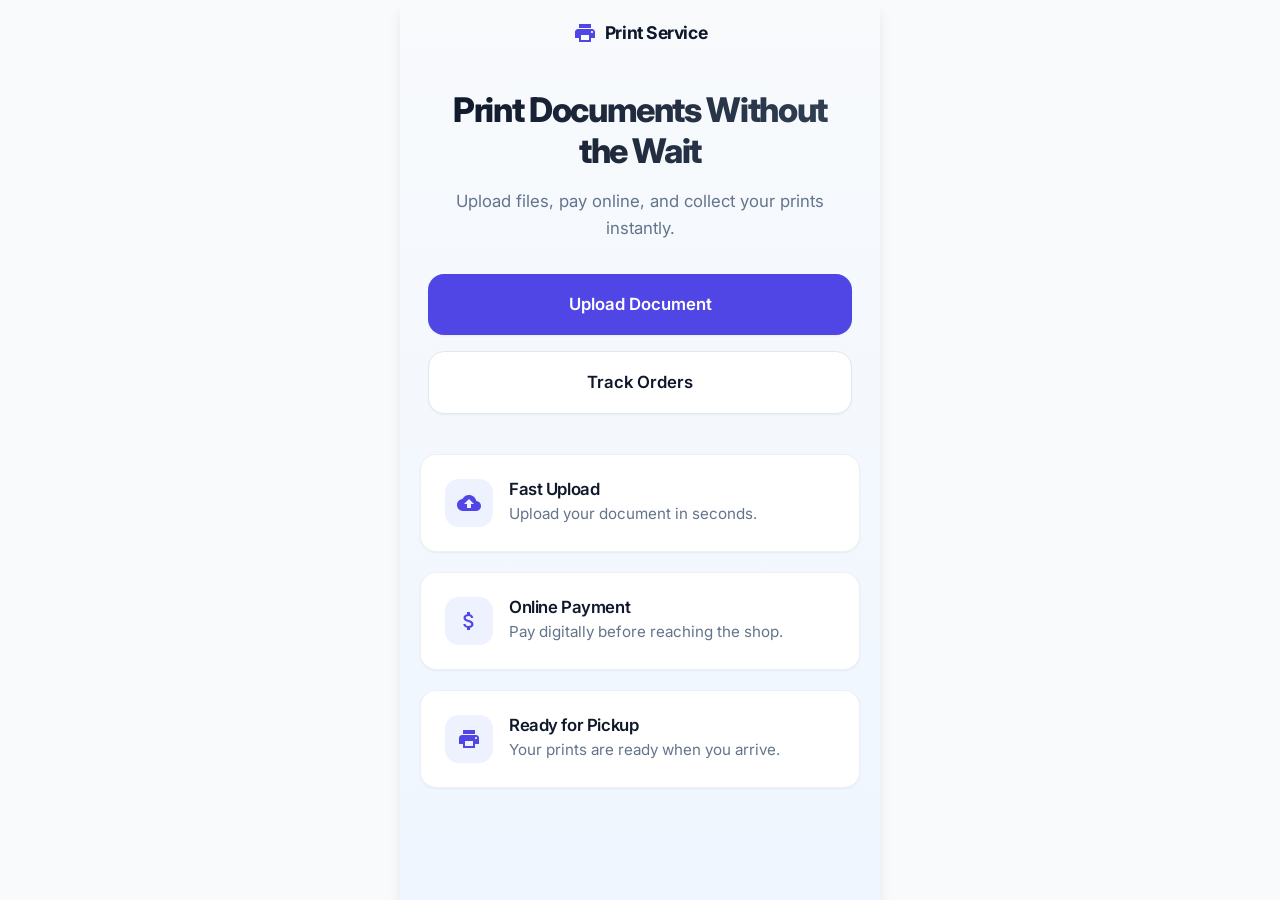
<file: index.html>
<!DOCTYPE html>
<html lang="en">
<head>
    <meta charset="UTF-8">
    <meta name="viewport" content="width=device-width, initial-scale=1.0, maximum-scale=1.0, user-scalable=no">
    <title>Print Service</title>
    <!-- PWA Setup -->
    <meta name="theme-color" content="#4f46e5">
    <meta name="mobile-web-app-capable" content="yes">
    <meta name="apple-mobile-web-app-capable" content="yes">
    <link rel="manifest" href="/manifest.json">
    <link rel="stylesheet" href="css/styles.css">
    
                </head>
<body>

    <!-- Main Mobile Application Container -->
    <main class="app-container">
        
        <!-- App Header Bar -->
        <header class="app-header">
            <h1 class="app-title">
                <svg width="24" height="24" viewBox="0 0 24 24" fill="var(--accent-color)">
                    <path d="M19 8H5c-1.66 0-3 1.34-3 3v6h4v4h12v-4h4v-6c0-1.66-1.34-3-3-3zm-3 11H8v-5h8v5zm3-7c-.55 0-1-.45-1-1s.45-1 1-1 1 .45 1 1-.45 1-1 1zm-1-9H6v4h12V3z"/>
                </svg>
                Print Service
            </h1>
        </header>

        <!-- Hero Area -->
        <section class="hero-area">
            <h1>Print Documents Without the Wait</h1>
            <p>Upload files, pay online, and collect your prints instantly.</p>
            
            <div class="hero-actions">
                <a href="upload.html" class="btn btn-primary">
                    Upload Document
                </a>
                <a href="orders.html" class="btn btn-outline">
                    Track Orders
                </a>
            </div>
        </section>

        <!-- Feature List (Vertical) -->
        <section class="feature-list">
            
            <!-- Feature 1 -->
            <div class="feature-item">
                <div class="feature-icon-wrap">
                    <svg viewBox="0 0 24 24" fill="currentColor">
                       <path d="M19.35 10.04C18.67 6.59 15.64 4 12 4 9.11 4 6.6 5.64 5.36 8.04 2.34 8.36 0 10.91 0 14c0 3.31 2.69 6 6 6h13c2.76 0 5-2.24 5-5 0-2.64-2.05-4.78-4.65-4.96zM14 13v4h-4v-4H7l5-5 5 5h-3z"/>
                    </svg>
                </div>
                <div class="feature-content">
                    <h3>Fast Upload</h3>
                    <p>Upload your document in seconds.</p>
                </div>
            </div>

            <!-- Feature 2 -->
            <div class="feature-item">
                <div class="feature-icon-wrap">
                    <svg viewBox="0 0 24 24" fill="currentColor">
                        <path d="M11.8 10.9c-2.27-.59-3-1.2-3-2.15 0-1.09 1.01-1.85 2.7-1.85 1.78 0 2.44.85 2.5 2.1h2.21c-.07-1.72-1.12-3.3-3.21-3.81V3h-3v2.16c-1.94.42-3.5 1.68-3.5 3.61 0 2.31 1.91 3.46 4.7 4.13 2.5.6 3 1.48 3 2.41 0 .69-.49 1.79-2.7 1.79-2.06 0-2.87-.92-2.98-2.1h-2.2c.12 2.19 1.76 3.42 3.68 3.83V21h3v-2.15c1.95-.37 3.5-1.5 3.5-3.55 0-2.84-2.43-3.81-4.7-4.4z"/>
                    </svg>
                </div>
                <div class="feature-content">
                    <h3>Online Payment</h3>
                    <p>Pay digitally before reaching the shop.</p>
                </div>
            </div>

            <!-- Feature 3 -->
            <div class="feature-item">
                <div class="feature-icon-wrap">
                    <svg viewBox="0 0 24 24" fill="currentColor">
                       <path d="M19 8H5c-1.66 0-3 1.34-3 3v6h4v4h12v-4h4v-6c0-1.66-1.34-3-3-3zm-3 11H8v-5h8v5zm3-7c-.55 0-1-.45-1-1s.45-1 1-1 1 .45 1 1-.45 1-1 1zm-1-9H6v4h12V3z"/>
                    </svg>
                </div>
                <div class="feature-content">
                    <h3>Ready for Pickup</h3>
                    <p>Your prints are ready when you arrive.</p>
                </div>
            </div>

        </section>

    </main>


    <script>
        if ("serviceWorker" in navigator) {
            window.addEventListener('load', () => {
                navigator.serviceWorker.register("/service-worker.js")
                    .then(() => console.log("Service Worker registered"));
            });
        }
    </script>
</body>

</html>
</file>
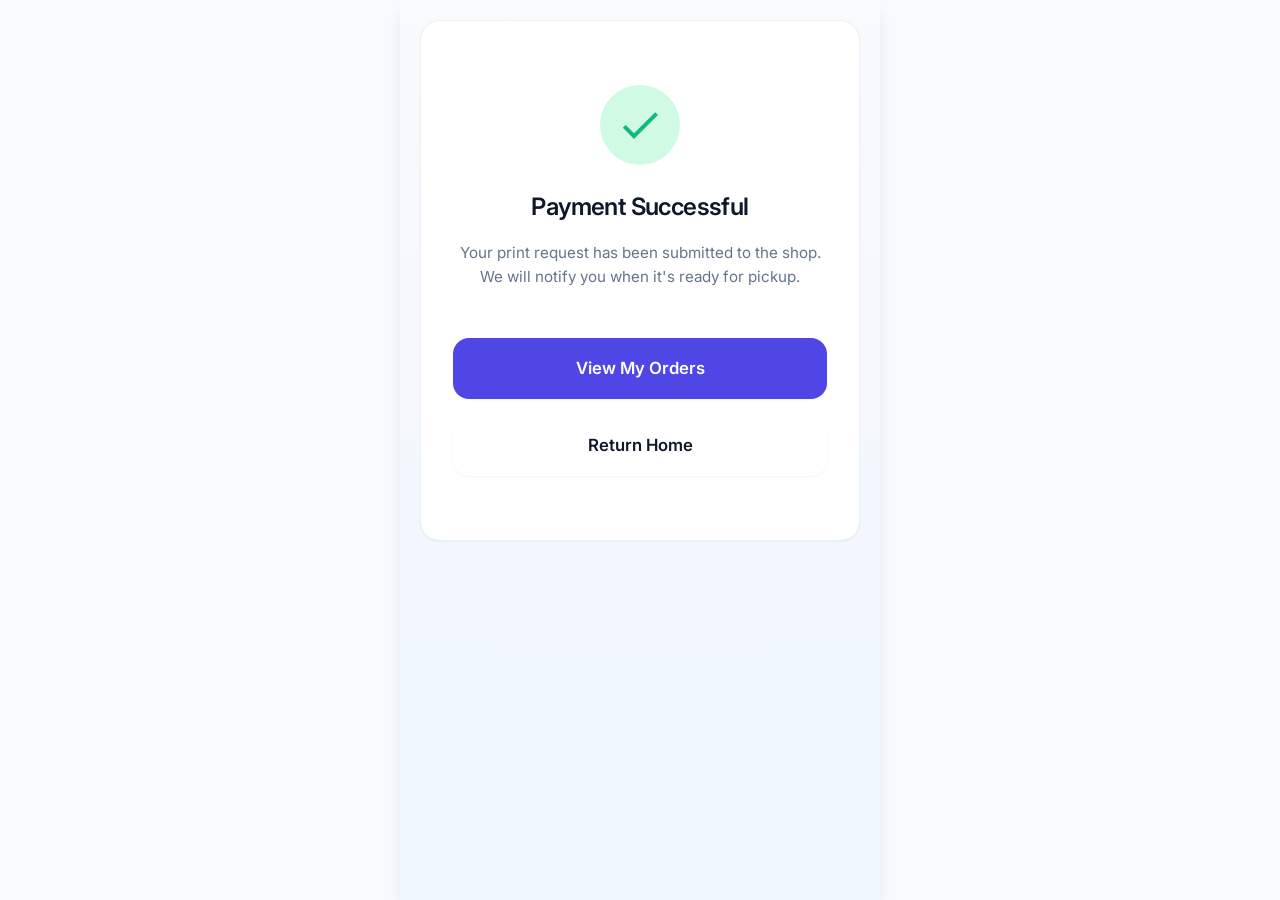
<file: payment-success.html>
<!DOCTYPE html>
<html lang="en">
<head>
    <meta charset="UTF-8">
    <meta name="viewport" content="width=device-width, initial-scale=1.0, maximum-scale=1.0, user-scalable=no">
    <title>Print Service | Payment Successful</title>
    <!-- PWA Setup -->
    <meta name="theme-color" content="#4f46e5">
    <meta name="mobile-web-app-capable" content="yes">
    <meta name="apple-mobile-web-app-capable" content="yes">
    <link rel="manifest" href="/manifest.json">
    <link rel="stylesheet" href="css/styles.css">
</head>
<body style="background: var(--bg-color);">

    <main class="app-container">
        <div class="card text-center" style="padding: 4rem 2rem; margin-top: 20px;">
            
            <!-- Success Animated Icon -->
            <div style="margin-bottom: 1.5rem; display: inline-flex;  border-radius: 50%; background: #d1fae5; padding: 1rem;">
                <svg width="48" height="48" viewBox="0 0 24 24" fill="var(--success-color)" style="animation: popIn 0.5s cubic-bezier(0.175, 0.885, 0.32, 1.275);">
                    <path d="M9 16.17L4.83 12l-1.42 1.41L9 19 21 7l-1.41-1.41z"/>
                </svg>
            </div>
            
            <style>
                @keyframes popIn {
                    0% { transform: scale(0.5); opacity: 0; }
                    100% { transform: scale(1); opacity: 1; }
                }
            </style>

            <h1 class="mb-2" style="font-size: 1.5rem;">Payment Successful</h1>
            <p class="subtitle mb-6" style="line-height: 1.6;">Your print request has been submitted to the shop. We will notify you when it's ready for pickup.</p>

            <div style="display: flex; flex-direction: column; gap: 1rem;">
                <a href="orders.html" class="btn btn-primary">
                    View My Orders
                </a>
                <a href="index.html" class="btn btn-outline" style="border: none;">
                    Return Home
                </a>
            </div>
        </div>
    </main>

    <script>
        if ("serviceWorker" in navigator) {
            window.addEventListener('load', () => {
                navigator.serviceWorker.register("/service-worker.js");
            });
        }
    </script>
</body>
</html>
</file>
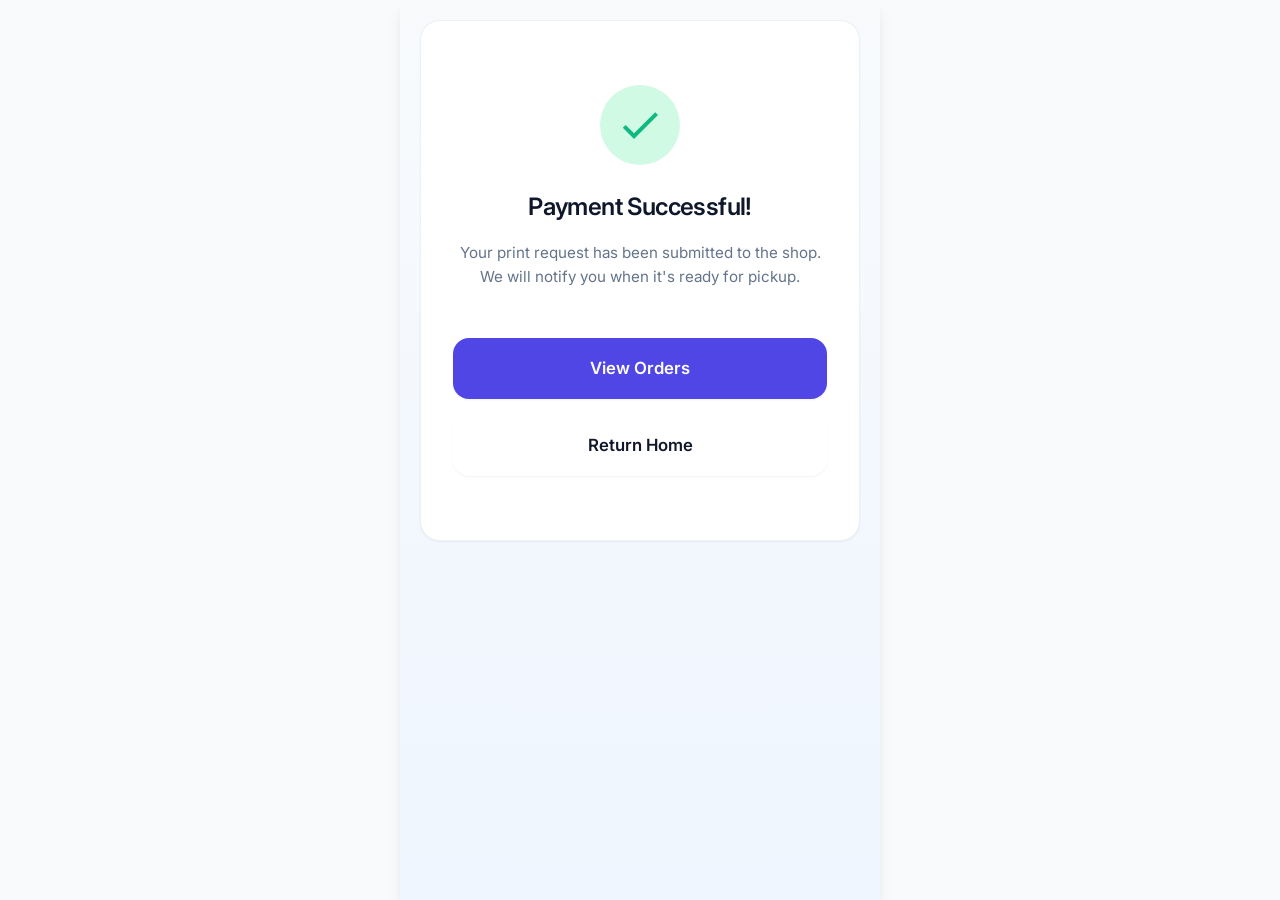
<file: success.html>
<!DOCTYPE html>
<html lang="en">
<head>
    <meta charset="UTF-8">
    <meta name="viewport" content="width=device-width, initial-scale=1.0">
    <title>Print Service | Success</title>
    <!-- PWA Setup -->
    <meta name="theme-color" content="#4f46e5">
    <meta name="mobile-web-app-capable" content="yes">
    <meta name="apple-mobile-web-app-capable" content="yes">
    <link rel="manifest" href="/manifest.json">
    <link rel="stylesheet" href="css/styles.css">
</head>
<body>

    <main class="app-container">
        <div class="card text-center" style="padding: 4rem 2rem; margin-top: 20px;">
            
            <!-- Success Animated Icon -->
            <div style="margin-bottom: 1.5rem; display: inline-flex;  border-radius: 50%; background: #d1fae5; padding: 1rem;">
                <svg width="48" height="48" viewBox="0 0 24 24" fill="var(--success-color)" style="animation: popIn 0.5s cubic-bezier(0.175, 0.885, 0.32, 1.275);">
                    <path d="M9 16.17L4.83 12l-1.42 1.41L9 19 21 7l-1.41-1.41z"/>
                </svg>
            </div>
            
            <style>
                @keyframes popIn {
                    0% { transform: scale(0.5); opacity: 0; }
                    100% { transform: scale(1); opacity: 1; }
                }
            </style>

            <h1 class="mb-2" style="font-size: 1.5rem;">Payment Successful!</h1>
            <p class="subtitle mb-6" style="line-height: 1.6;">Your print request has been submitted to the shop. We will notify you when it's ready for pickup.</p>

            <div style="display: flex; flex-direction: column; gap: 1rem;">
                <a href="orders.html" class="btn btn-primary">
                    View Orders
                </a>
                <a href="index.html" class="btn btn-outline" style="border: none;">
                    Return Home
                </a>
            </div>
        </div>
    </main>

</body>
</html>
</file>
<file: css/styles.css>
/* ==========================================================================
   Base Styles & Variables
   ========================================================================== */
@import url('https://fonts.googleapis.com/css2?family=Inter:wght@400;500;600;700;800&display=swap');

:root {
    /* Color Palette */
    --accent-color: #4f46e5;
    --accent-hover: #4338ca;
    --bg-color: #f8fafc;
    /* Soft gradient background for mobile-app feel */
    --app-bg: linear-gradient(180deg, #f8fafc 0%, #eff6ff 100%);
    --card-bg: #ffffff;
    --text-primary: #0f172a;
    --text-secondary: #64748b;
    --border-color: #e2e8f0;
    --success-color: #10b981;
    --error-color: #ef4444;

    /* Shadows */
    --shadow-sm: 0 1px 2px 0 rgb(0 0 0 / 0.05);
    --shadow-md: 0 4px 6px -1px rgb(0 0 0 / 0.1), 0 2px 4px -2px rgb(0 0 0 / 0.1);
    --shadow-lg: 0 10px 15px -3px rgb(0 0 0 / 0.1), 0 4px 6px -4px rgb(0 0 0 / 0.1);
    
    /* Layout */
    --radius-md: 12px;
    --radius-lg: 16px;
    --radius-xl: 20px;
    --transition-fast: 0.15s ease;
    --transition-normal: 0.3s ease;
}

* {
    margin: 0;
    padding: 0;
    box-sizing: border-box;
}

body {
    font-family: 'Inter', sans-serif;
    color: var(--text-primary);
    line-height: 1.5;
    -webkit-font-smoothing: antialiased;
    background: var(--bg-color);
    min-height: 100vh;
    display: flex;
    justify-content: center;
}

/* ==========================================================================
   Mobile-First App Container
   ========================================================================== */
.app-container {
    width: 100%;
    max-width: 480px; /* Limits width on desktop */
    min-height: 100vh;
    background: var(--app-bg);
    padding: 0 1.25rem 2rem;
    position: relative;
    animation: fadeIn 0.4s ease-out;
    box-shadow: var(--shadow-lg); /* Shows mostly on desktop */
}

/* Fallback background if browser doesn't stretch */
html {
    background-color: #e2e8f0;
}
@media (max-width: 480px) {
    html { background-color: var(--bg-color); }
    .app-container { box-shadow: none; }
}

@keyframes fadeIn {
    from { opacity: 0; transform: translateY(10px); }
    to { opacity: 1; transform: translateY(0); }
}

/* ==========================================================================
   Typography
   ========================================================================== */
h1, h2, h3 {
    font-weight: 600;
    letter-spacing: -0.025em;
    color: var(--text-primary);
}

.text-center { text-align: center; }
.mb-1 { margin-bottom: 0.5rem; }
.mb-2 { margin-bottom: 1rem; }
.mb-4 { margin-bottom: 2rem; }
.mb-6 { margin-bottom: 3rem; }

.subtitle {
    color: var(--text-secondary);
    font-size: 0.95rem;
}

/* ==========================================================================
   Navigation (App Style)
   ========================================================================== */
.app-header {
    display: flex;
    align-items: center;
    justify-content: center;
    padding: 1.25rem 0;
    margin-bottom: 1rem;
    position: relative;
}

.app-title {
    font-size: 1.1rem;
    font-weight: 700;
    display: flex;
    align-items: center;
    gap: 0.5rem;
}

/* Existing styles for other pages */
.top-nav {
    display: flex;
    align-items: center;
    padding: 1.25rem 0;
    margin-bottom: 1rem;
}

.btn-back {
    background: white;
    border: 1px solid var(--border-color);
    padding: 0.5rem;
    cursor: pointer;
    color: var(--text-secondary);
    margin-right: 0.75rem;
    border-radius: 50%;
    display: flex;
    align-items: center;
    justify-content: center;
    transition: all 0.2s;
    box-shadow: var(--shadow-sm);
}

.btn-back:hover {
    background-color: var(--bg-color);
    color: var(--text-primary);
}

/* ==========================================================================
   Cards
   ========================================================================== */
.card {
    background: var(--card-bg);
    border-radius: var(--radius-xl);
    box-shadow: var(--shadow-sm);
    border: 1px solid rgba(226, 232, 240, 0.6);
    padding: 2rem 1.5rem;
    transition: transform var(--transition-normal);
}

/* ==========================================================================
   Buttons (Thumb-friendly & Large)
   ========================================================================== */
.btn {
    display: flex;
    align-items: center;
    justify-content: center;
    width: 100%;
    padding: 1.125rem 1.5rem; /* Larger touch target */
    border-radius: var(--radius-lg);
    font-size: 1.05rem;
    font-weight: 600;
    font-family: 'Inter', sans-serif;
    cursor: pointer;
    transition: all var(--transition-fast);
    border: none;
    text-decoration: none;
    box-shadow: var(--shadow-sm);
}

.btn:active:not(:disabled) {
    transform: scale(0.97);
}

.btn:disabled {
    opacity: 0.7;
    cursor: not-allowed;
    box-shadow: none;
}

.btn-primary {
    background-color: var(--accent-color);
    color: white;
}

.btn-primary:focus, .btn-primary:active {
    background-color: var(--accent-hover);
    box-shadow: 0 4px 12px rgba(79, 70, 229, 0.3);
}

.btn-outline {
    background-color: white;
    color: var(--text-primary);
    border: 1px solid var(--border-color);
}

.btn-outline:active {
    background-color: #f8fafc;
    border-color: #cbd5e1;
}

/* ==========================================================================
   Hero Area (Mobile First)
   ========================================================================== */
.hero-area {
    text-align: center;
    margin: 1.5rem 0 2.5rem;
    padding: 0 0.5rem;
}

.hero-area h1 {
    font-size: 2.125rem;
    line-height: 1.2;
    margin-bottom: 1rem;
    font-weight: 800;
    letter-spacing: -0.04em;
    background: linear-gradient(90deg, #0f172a 0%, #334155 100%);
    -webkit-background-clip: text;
    -webkit-text-fill-color: transparent;
}

.hero-area p {
    font-size: 1.05rem;
    color: var(--text-secondary);
    margin-bottom: 2rem;
    line-height: 1.6;
}

.hero-actions {
    display: flex;
    flex-direction: column;
    gap: 1rem;
}

/* ==========================================================================
   Feature List (Vertical Stacking)
   ========================================================================== */
.feature-list {
    display: flex;
    flex-direction: column;
    gap: 1.25rem;
    margin-top: 2rem;
}

.feature-item {
    display: flex;
    align-items: flex-start;
    gap: 1rem;
    background: white;
    padding: 1.5rem;
    border-radius: var(--radius-lg);
    box-shadow: var(--shadow-sm);
    border: 1px solid rgba(226, 232, 240, 0.6);
}

.feature-icon-wrap {
    width: 48px;
    height: 48px;
    border-radius: 14px;
    background: #eef2ff;
    color: var(--accent-color);
    display: flex;
    align-items: center;
    justify-content: center;
    flex-shrink: 0;
}

.feature-icon-wrap svg {
    width: 24px;
    height: 24px;
}

.feature-content h3 {
    font-size: 1.05rem;
    font-weight: 600;
    margin-bottom: 0.25rem;
    line-height: 1.2;
}

.feature-content p {
    font-size: 0.95rem;
    color: var(--text-secondary);
    line-height: 1.5;
}

/* ==========================================================================
   Upload Layouts (From existing pages)
   ========================================================================== */
.form-group {
    margin-bottom: 1.25rem;
}

.form-label {
    display: block;
    font-size: 0.9rem;
    font-weight: 600;
    margin-bottom: 0.5rem;
}

.form-control {
    width: 100%;
    padding: 1rem;
    border: 1px solid var(--border-color);
    border-radius: var(--radius-md);
    font-family: inherit;
    font-size: 1rem;
    background-color: #fff;
    -webkit-appearance: none; /* Mobile fix for inputs */
}

.upload-zone {
    border: 2px dashed var(--border-color);
    border-radius: var(--radius-lg);
    padding: 2.5rem 1.5rem;
    text-align: center;
    background-color: #fff;
    position: relative;
}

.file-input {
    position: absolute;
    top: 0; left: 0; right: 0; bottom: 0;
    width: 100%; height: 100%;
    opacity: 0;
    cursor: pointer;
}

.file-selected {
    display: none;
    align-items: center;
    justify-content: space-between;
    padding: 1rem;
    border: 1px solid var(--border-color);
    border-radius: var(--radius-md);
    background-color: #fff;
    margin-bottom: 1.5rem;
}
.file-selected.active { display: flex; }

/* Orders List */
.order-list {
    display: flex;
    flex-direction: column;
    gap: 1rem;
}

.order-item {
    padding: 1.25rem;
    border: 1px solid var(--border-color);
    border-radius: var(--radius-lg);
    background: #fff;
    box-shadow: var(--shadow-md);
    display: flex;
    flex-direction: column;
    align-items: stretch;
    transition: transform var(--transition-fast), box-shadow var(--transition-fast);
}

.order-item:hover {
    transform: translateY(-2px);
    box-shadow: var(--shadow-lg);
}

.status-badge {
    padding: 0.35rem 0.75rem;
    border-radius: 99px;
    font-size: 0.75rem;
    font-weight: 700;
    text-transform: uppercase;
}
.status-pending { background: #fef3c7; color: #b45309; }
.status-printing { background: #dbeafe; color: #1e40af; }
.status-ready { background: #d1fae5; color: #065f46; }

/* Utils */
.d-none { display: none !important; }

.status-msg {
    margin-top: 1rem;
    text-align: center;
    font-size: 0.95rem;
    font-weight: 500;
    min-height: 20px;
}
.status-msg.show { opacity: 1; }
.msg-error { color: var(--error-color); }
.msg-success { color: var(--success-color); }

.spinner {
    display: inline-block;
    width: 24px; height: 24px;
    border: 3px solid rgba(255,255,255,0.3);
    border-radius: 50%;
    border-top-color: #fff;
    animation: spin 1s ease-in-out infinite;
    margin-left: 0.75rem;
}

@keyframes spin { 
    to { transform: rotate(360deg); }
}

/* ==========================================================================
   Radio Options & Pricing Cards
   ========================================================================== */
.radio-group {
    display: flex;
    gap: 1rem;
    margin-top: 0.5rem;
}

.radio-card {
    flex: 1;
    position: relative;
    cursor: pointer;
}

.radio-card input[type="radio"] {
    position: absolute;
    opacity: 0;
}

.radio-content {
    border: 2px solid var(--border-color);
    border-radius: var(--radius-md);
    padding: 1rem;
    display: flex;
    flex-direction: column;
    align-items: flex-start;
    transition: all var(--transition-fast);
    background: #fff;
}

.radio-title {
    font-weight: 600;
    font-size: 0.95rem;
    margin-bottom: 0.25rem;
    color: var(--text-primary);
}

.radio-price {
    font-size: 0.85rem;
    color: var(--text-secondary);
}

.radio-card input[type="radio"]:checked + .radio-content {
    border-color: var(--accent-color);
    background-color: #eef2ff;
}

.radio-card input[type="radio"]:focus-visible + .radio-content {
    box-shadow: 0 0 0 3px rgba(79, 70, 229, 0.2);
}

/* Price Summary */
.price-summary-card {
    background: #fff;
    border-radius: var(--radius-lg);
    padding: 1.5rem;
    box-shadow: var(--shadow-sm);
    border: 1px solid rgba(226, 232, 240, 0.6);
}

.price-row {
    display: flex;
    justify-content: space-between;
    align-items: center;
}

.price-label {
    font-size: 1.1rem;
    font-weight: 600;
    color: var(--text-primary);
}

.price-value {
    font-size: 1.5rem;
    font-weight: 800;
    color: var(--accent-color);
}
</file>
